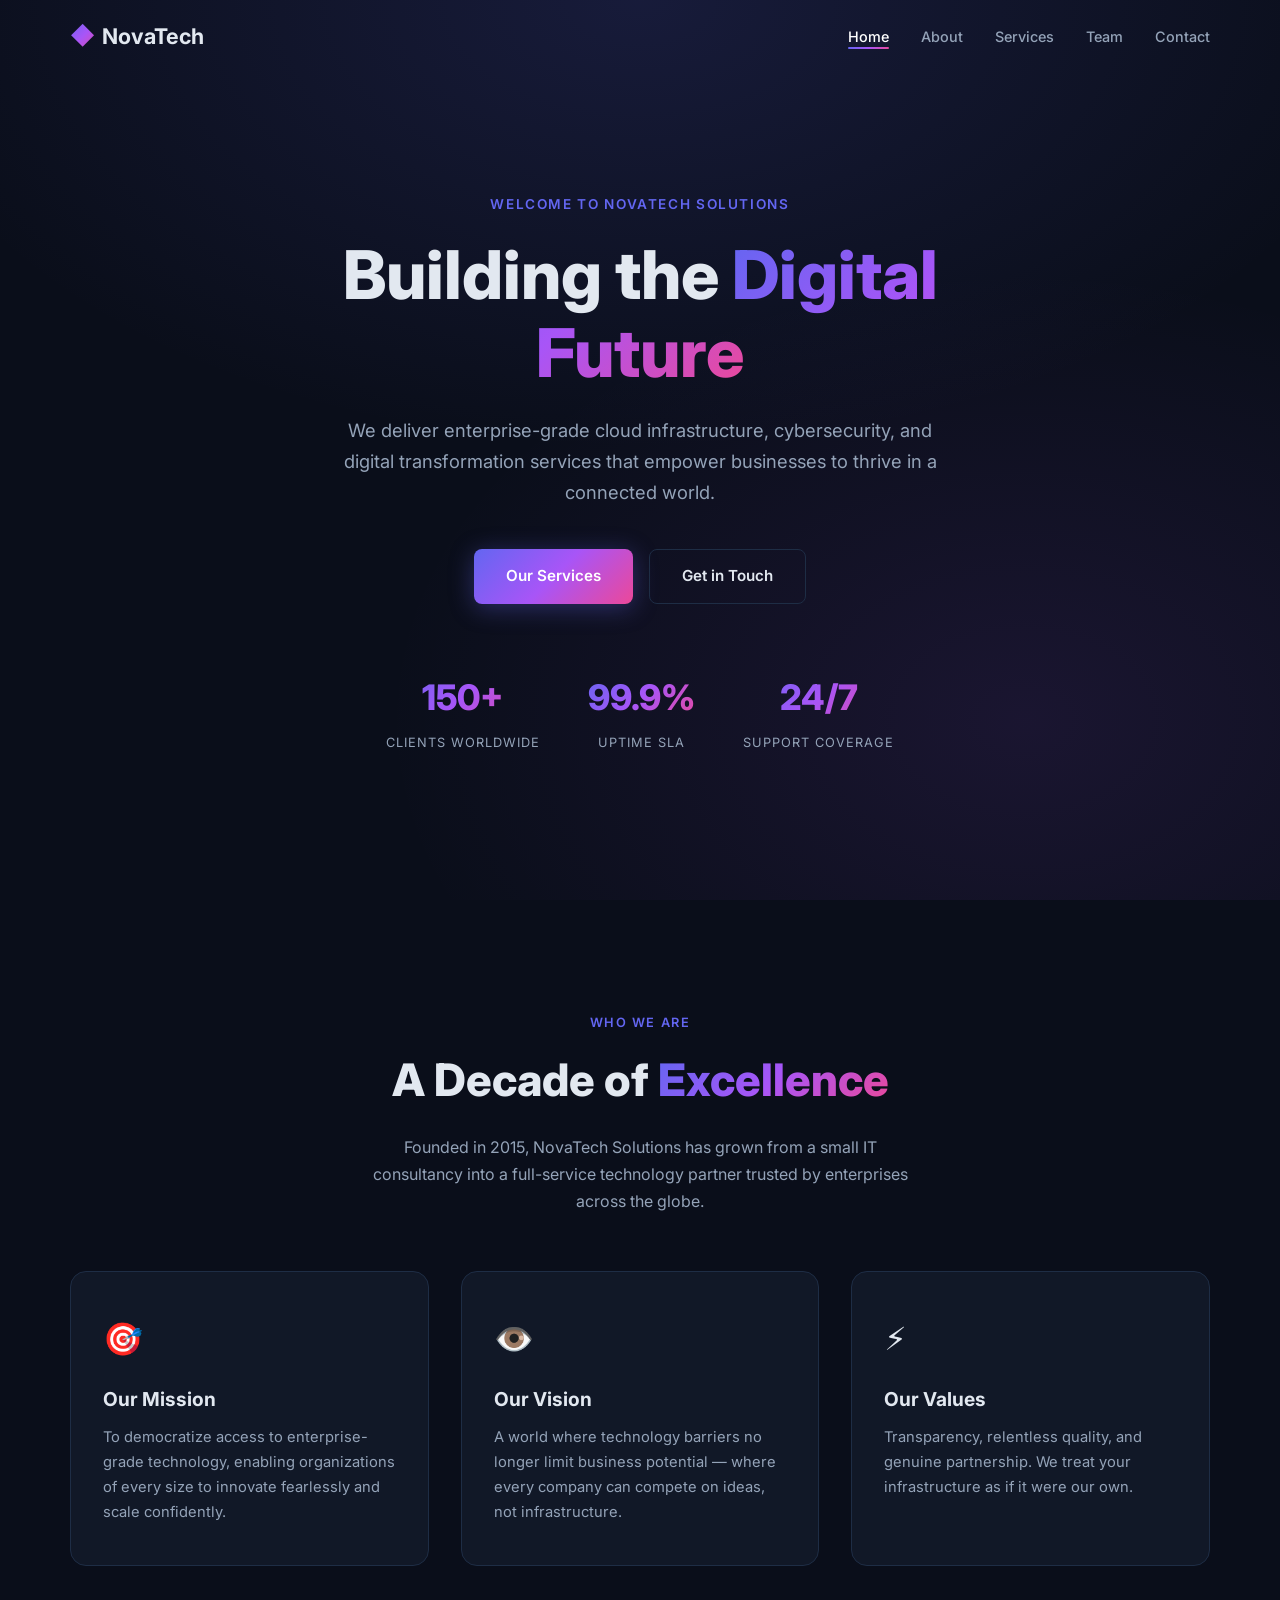
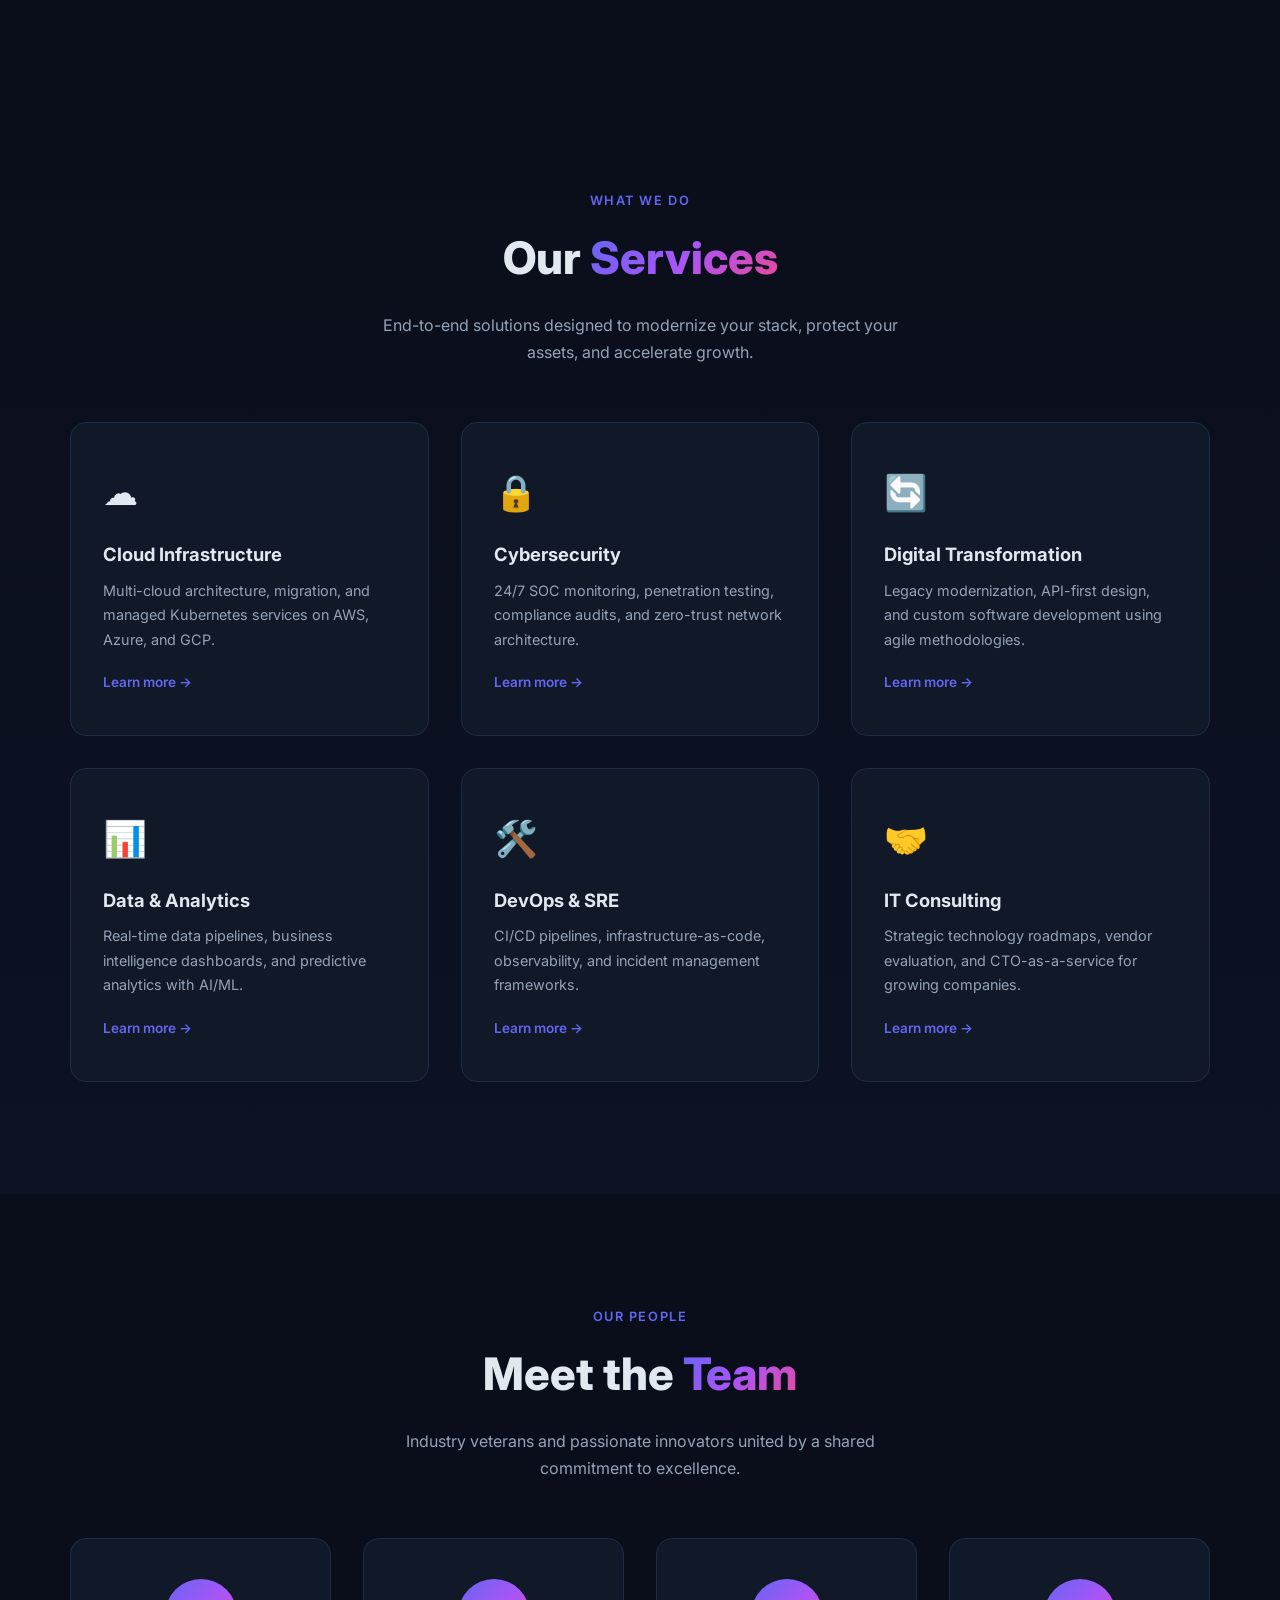
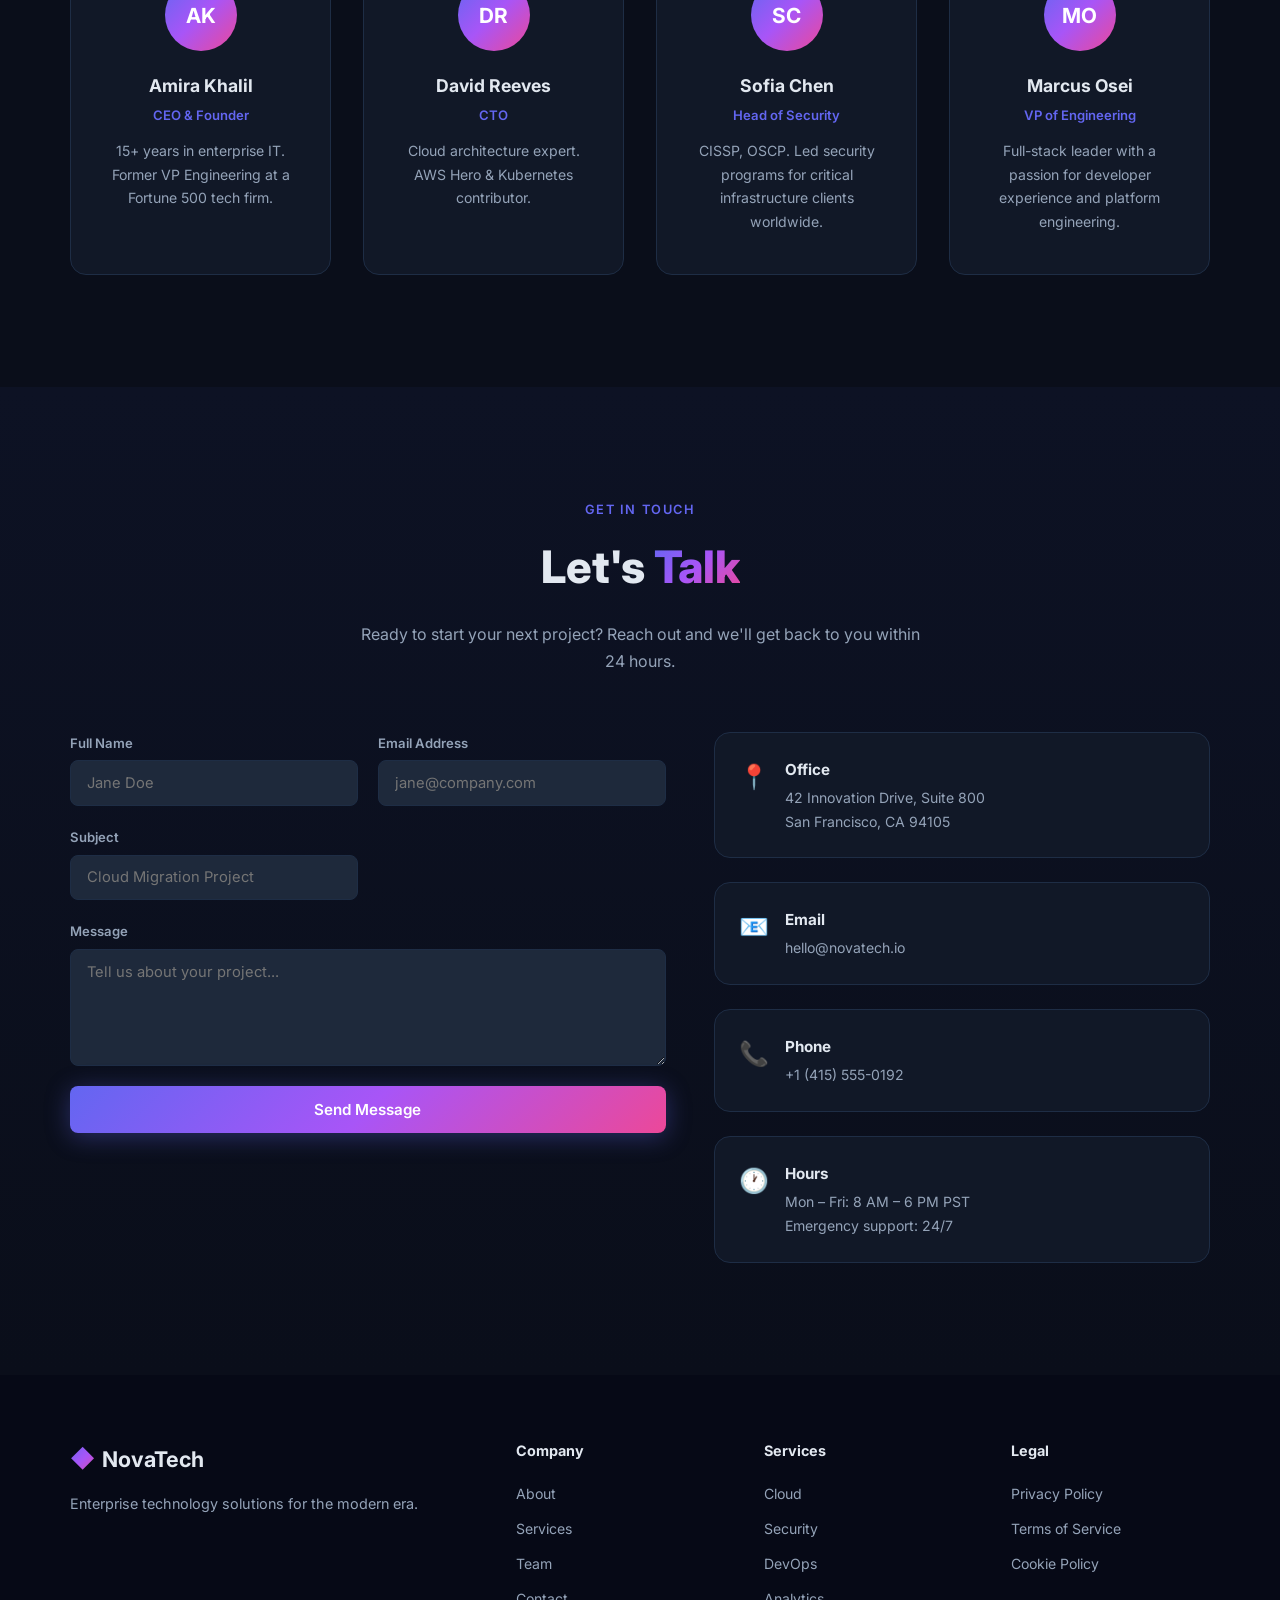
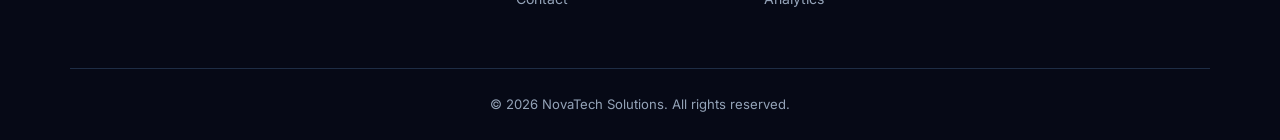
<file: testingWebEnv/site-content/index.html>
<!DOCTYPE html>
<html lang="en">
<head>
  <meta charset="UTF-8" />
  <meta name="viewport" content="width=device-width, initial-scale=1.0" />
  <title>NovaTech Solutions — Innovative Technology Services</title>
  <meta name="description" content="NovaTech Solutions provides cutting-edge cloud infrastructure, cybersecurity, and digital transformation services for modern enterprises." />
  <link rel="preconnect" href="https://fonts.googleapis.com" />
  <link rel="preconnect" href="https://fonts.gstatic.com" crossorigin />
  <link href="https://fonts.googleapis.com/css2?family=Inter:wght@300;400;500;600;700;800&display=swap" rel="stylesheet" />
  <link rel="stylesheet" href="styles.css" />
</head>
<body>

  <!-- ═══════════════ NAVBAR ═══════════════ -->
  <nav id="navbar">
    <div class="nav-container">
      <a href="#" class="logo">
        <span class="logo-icon">◆</span> NovaTech
      </a>
      <ul class="nav-links" id="navLinks">
        <li><a href="#home">Home</a></li>
        <li><a href="#about">About</a></li>
        <li><a href="#services">Services</a></li>
        <li><a href="#team">Team</a></li>
        <li><a href="#contact">Contact</a></li>
      </ul>
      <button class="nav-toggle" id="navToggle" aria-label="Toggle navigation">
        <span></span><span></span><span></span>
      </button>
    </div>
  </nav>

  <!-- ═══════════════ HERO ═══════════════ -->
  <header id="home" class="hero">
    <div class="hero-bg"></div>
    <div class="hero-content">
      <p class="hero-tag">Welcome to NovaTech Solutions</p>
      <h1>Building the <span class="gradient-text">Digital Future</span></h1>
      <p class="hero-subtitle">We deliver enterprise-grade cloud infrastructure, cybersecurity, and digital transformation services that empower businesses to thrive in a connected world.</p>
      <div class="hero-actions">
        <a href="#services" class="btn btn-primary">Our Services</a>
        <a href="#contact" class="btn btn-outline">Get in Touch</a>
      </div>
      <div class="hero-stats">
        <div class="stat" data-target="150" data-suffix="+">
          <span class="stat-number">0</span>
          <span class="stat-label">Clients Worldwide</span>
        </div>
        <div class="stat" data-target="99.9" data-suffix="%" data-decimal="true">
          <span class="stat-number">0</span>
          <span class="stat-label">Uptime SLA</span>
        </div>
        <div class="stat" data-target="24" data-suffix="/7">
          <span class="stat-number">0</span>
          <span class="stat-label">Support Coverage</span>
        </div>
      </div>
    </div>
  </header>

  <!-- ═══════════════ ABOUT ═══════════════ -->
  <section id="about" class="section about">
    <div class="container">
      <div class="section-header">
        <p class="section-tag">Who We Are</p>
        <h2>A Decade of <span class="gradient-text">Excellence</span></h2>
        <p class="section-desc">Founded in 2015, NovaTech Solutions has grown from a small IT consultancy into a full-service technology partner trusted by enterprises across the globe.</p>
      </div>
      <div class="about-grid">
        <div class="about-card reveal">
          <div class="about-icon">🎯</div>
          <h3>Our Mission</h3>
          <p>To democratize access to enterprise-grade technology, enabling organizations of every size to innovate fearlessly and scale confidently.</p>
        </div>
        <div class="about-card reveal">
          <div class="about-icon">👁️</div>
          <h3>Our Vision</h3>
          <p>A world where technology barriers no longer limit business potential — where every company can compete on ideas, not infrastructure.</p>
        </div>
        <div class="about-card reveal">
          <div class="about-icon">⚡</div>
          <h3>Our Values</h3>
          <p>Transparency, relentless quality, and genuine partnership. We treat your infrastructure as if it were our own.</p>
        </div>
      </div>
    </div>
  </section>

  <!-- ═══════════════ SERVICES ═══════════════ -->
  <section id="services" class="section services">
    <div class="container">
      <div class="section-header">
        <p class="section-tag">What We Do</p>
        <h2>Our <span class="gradient-text">Services</span></h2>
        <p class="section-desc">End-to-end solutions designed to modernize your stack, protect your assets, and accelerate growth.</p>
      </div>
      <div class="services-grid">
        <div class="service-card reveal">
          <div class="service-icon">☁️</div>
          <h3>Cloud Infrastructure</h3>
          <p>Multi-cloud architecture, migration, and managed Kubernetes services on AWS, Azure, and GCP.</p>
          <a href="#contact" class="service-link">Learn more →</a>
        </div>
        <div class="service-card reveal">
          <div class="service-icon">🔒</div>
          <h3>Cybersecurity</h3>
          <p>24/7 SOC monitoring, penetration testing, compliance audits, and zero-trust network architecture.</p>
          <a href="#contact" class="service-link">Learn more →</a>
        </div>
        <div class="service-card reveal">
          <div class="service-icon">🔄</div>
          <h3>Digital Transformation</h3>
          <p>Legacy modernization, API-first design, and custom software development using agile methodologies.</p>
          <a href="#contact" class="service-link">Learn more →</a>
        </div>
        <div class="service-card reveal">
          <div class="service-icon">📊</div>
          <h3>Data & Analytics</h3>
          <p>Real-time data pipelines, business intelligence dashboards, and predictive analytics with AI/ML.</p>
          <a href="#contact" class="service-link">Learn more →</a>
        </div>
        <div class="service-card reveal">
          <div class="service-icon">🛠️</div>
          <h3>DevOps & SRE</h3>
          <p>CI/CD pipelines, infrastructure-as-code, observability, and incident management frameworks.</p>
          <a href="#contact" class="service-link">Learn more →</a>
        </div>
        <div class="service-card reveal">
          <div class="service-icon">🤝</div>
          <h3>IT Consulting</h3>
          <p>Strategic technology roadmaps, vendor evaluation, and CTO-as-a-service for growing companies.</p>
          <a href="#contact" class="service-link">Learn more →</a>
        </div>
      </div>
    </div>
  </section>

  <!-- ═══════════════ TEAM ═══════════════ -->
  <section id="team" class="section team">
    <div class="container">
      <div class="section-header">
        <p class="section-tag">Our People</p>
        <h2>Meet the <span class="gradient-text">Team</span></h2>
        <p class="section-desc">Industry veterans and passionate innovators united by a shared commitment to excellence.</p>
      </div>
      <div class="team-grid">
        <div class="team-card reveal">
          <div class="team-avatar">AK</div>
          <h3>Amira Khalil</h3>
          <p class="team-role">CEO & Founder</p>
          <p class="team-bio">15+ years in enterprise IT. Former VP Engineering at a Fortune 500 tech firm.</p>
        </div>
        <div class="team-card reveal">
          <div class="team-avatar">DR</div>
          <h3>David Reeves</h3>
          <p class="team-role">CTO</p>
          <p class="team-bio">Cloud architecture expert. AWS Hero & Kubernetes contributor.</p>
        </div>
        <div class="team-card reveal">
          <div class="team-avatar">SC</div>
          <h3>Sofia Chen</h3>
          <p class="team-role">Head of Security</p>
          <p class="team-bio">CISSP, OSCP. Led security programs for critical infrastructure clients worldwide.</p>
        </div>
        <div class="team-card reveal">
          <div class="team-avatar">MO</div>
          <h3>Marcus Osei</h3>
          <p class="team-role">VP of Engineering</p>
          <p class="team-bio">Full-stack leader with a passion for developer experience and platform engineering.</p>
        </div>
      </div>
    </div>
  </section>

  <!-- ═══════════════ CONTACT ═══════════════ -->
  <section id="contact" class="section contact">
    <div class="container">
      <div class="section-header">
        <p class="section-tag">Get in Touch</p>
        <h2>Let's <span class="gradient-text">Talk</span></h2>
        <p class="section-desc">Ready to start your next project? Reach out and we'll get back to you within 24 hours.</p>
      </div>
      <div class="contact-grid">
        <form id="contactForm" class="contact-form reveal" novalidate>
          <div class="form-group">
            <label for="name">Full Name</label>
            <input type="text" id="name" name="name" placeholder="Jane Doe" required />
          </div>
          <div class="form-group">
            <label for="email">Email Address</label>
            <input type="email" id="email" name="email" placeholder="jane@company.com" required />
          </div>
          <div class="form-group">
            <label for="subject">Subject</label>
            <input type="text" id="subject" name="subject" placeholder="Cloud Migration Project" />
          </div>
          <div class="form-group full-width">
            <label for="message">Message</label>
            <textarea id="message" name="message" rows="5" placeholder="Tell us about your project..." required></textarea>
          </div>
          <button type="submit" class="btn btn-primary full-width" id="submitBtn">Send Message</button>
          <p class="form-status" id="formStatus"></p>
        </form>
        <div class="contact-info reveal">
          <div class="info-card">
            <span class="info-icon">📍</span>
            <div>
              <h4>Office</h4>
              <p>42 Innovation Drive, Suite 800<br />San Francisco, CA 94105</p>
            </div>
          </div>
          <div class="info-card">
            <span class="info-icon">📧</span>
            <div>
              <h4>Email</h4>
              <p>hello@novatech.io</p>
            </div>
          </div>
          <div class="info-card">
            <span class="info-icon">📞</span>
            <div>
              <h4>Phone</h4>
              <p>+1 (415) 555-0192</p>
            </div>
          </div>
          <div class="info-card">
            <span class="info-icon">🕐</span>
            <div>
              <h4>Hours</h4>
              <p>Mon – Fri: 8 AM – 6 PM PST<br />Emergency support: 24/7</p>
            </div>
          </div>
        </div>
      </div>
    </div>
  </section>

  <!-- ═══════════════ FOOTER ═══════════════ -->
  <footer class="footer">
    <div class="container footer-inner">
      <div class="footer-brand">
        <a href="#" class="logo"><span class="logo-icon">◆</span> NovaTech</a>
        <p>Enterprise technology solutions for the modern era.</p>
      </div>
      <div class="footer-links">
        <h4>Company</h4>
        <ul>
          <li><a href="#about">About</a></li>
          <li><a href="#services">Services</a></li>
          <li><a href="#team">Team</a></li>
          <li><a href="#contact">Contact</a></li>
        </ul>
      </div>
      <div class="footer-links">
        <h4>Services</h4>
        <ul>
          <li><a href="#services">Cloud</a></li>
          <li><a href="#services">Security</a></li>
          <li><a href="#services">DevOps</a></li>
          <li><a href="#services">Analytics</a></li>
        </ul>
      </div>
      <div class="footer-links">
        <h4>Legal</h4>
        <ul>
          <li><a href="#">Privacy Policy</a></li>
          <li><a href="#">Terms of Service</a></li>
          <li><a href="#">Cookie Policy</a></li>
        </ul>
      </div>
    </div>
    <div class="footer-bottom">
      <p>&copy; 2026 NovaTech Solutions. All rights reserved.</p>
    </div>
  </footer>

  <script src="script.js"></script>
</body>
</html>
</file>
<file: testingWebEnv/site-content/styles.css>
/* ═══════════════════════════════════════════
   NovaTech Solutions — Design System
   ═══════════════════════════════════════════ */

/* ── Reset & Variables ──────────────────── */
*,*::before,*::after{box-sizing:border-box;margin:0;padding:0}

:root{
  /* palette */
  --bg:        #0a0e1a;
  --bg-card:   #111827;
  --bg-card-hover: #1a2235;
  --surface:   #1e293b;
  --border:    #1e2d45;
  --text:      #e2e8f0;
  --text-muted:#94a3b8;
  --accent:    #6366f1;
  --accent-2:  #a855f7;
  --accent-glow:rgba(99,102,241,.35);
  --gradient:  linear-gradient(135deg,#6366f1,#a855f7,#ec4899);
  --white:     #ffffff;

  /* typo */
  --font: 'Inter', system-ui, -apple-system, sans-serif;

  /* spacing */
  --section-py: 7rem;
  --container:  1140px;
  --radius:     1rem;
  --radius-sm:  .5rem;

  /* transitions */
  --ease: cubic-bezier(.4,0,.2,1);
}

html{scroll-behavior:smooth;font-size:16px}
body{
  font-family:var(--font);
  background:var(--bg);
  color:var(--text);
  line-height:1.7;
  overflow-x:hidden;
}
a{color:inherit;text-decoration:none}
ul{list-style:none}
img{max-width:100%;display:block}

.container{
  width:min(var(--container),92%);
  margin-inline:auto;
}

/* ── Gradient text helper ───────────────── */
.gradient-text{
  background:var(--gradient);
  -webkit-background-clip:text;
  -webkit-text-fill-color:transparent;
  background-clip:text;
}

/* ── Buttons ────────────────────────────── */
.btn{
  display:inline-flex;align-items:center;justify-content:center;
  padding:.85rem 2rem;border-radius:var(--radius-sm);
  font-weight:600;font-size:.95rem;
  transition:all .3s var(--ease);
  cursor:pointer;border:none;font-family:var(--font);
}
.btn-primary{
  background:var(--gradient);color:var(--white);
  box-shadow:0 4px 24px var(--accent-glow);
}
.btn-primary:hover{transform:translateY(-2px);box-shadow:0 8px 32px var(--accent-glow)}
.btn-outline{
  border:1.5px solid var(--border);color:var(--text);background:transparent;
}
.btn-outline:hover{border-color:var(--accent);color:var(--accent)}

/* ═══════════════════════════════════════════
   NAVBAR
   ═══════════════════════════════════════════ */
#navbar{
  position:fixed;top:0;left:0;width:100%;z-index:1000;
  padding:1rem 0;
  transition:background .3s var(--ease), padding .3s var(--ease), box-shadow .3s var(--ease);
}
#navbar.scrolled{
  background:rgba(10,14,26,.92);
  backdrop-filter:blur(12px);
  padding:.7rem 0;
  box-shadow:0 1px 24px rgba(0,0,0,.4);
}
.nav-container{
  width:min(var(--container),92%);margin-inline:auto;
  display:flex;align-items:center;justify-content:space-between;
}
.logo{
  font-size:1.35rem;font-weight:700;display:flex;align-items:center;gap:.45rem;
}
.logo-icon{
  background:var(--gradient);-webkit-background-clip:text;-webkit-text-fill-color:transparent;
  background-clip:text;
  font-size:1.5rem;
}
.nav-links{
  display:flex;gap:2rem;
}
.nav-links a{
  font-size:.9rem;font-weight:500;color:var(--text-muted);
  transition:color .25s;
  position:relative;
}
.nav-links a::after{
  content:'';position:absolute;bottom:-4px;left:0;width:0;height:2px;
  background:var(--gradient);transition:width .3s var(--ease);border-radius:2px;
}
.nav-links a:hover,
.nav-links a.active{color:var(--white)}
.nav-links a:hover::after,
.nav-links a.active::after{width:100%}

/* hamburger */
.nav-toggle{
  display:none;flex-direction:column;gap:5px;
  background:none;border:none;cursor:pointer;padding:.25rem;
}
.nav-toggle span{width:24px;height:2px;background:var(--text);border-radius:2px;transition:all .3s}

/* ═══════════════════════════════════════════
   HERO
   ═══════════════════════════════════════════ */
.hero{
  position:relative;min-height:100vh;display:flex;align-items:center;justify-content:center;
  padding:8rem 0 5rem;overflow:hidden;
}
.hero-bg{
  position:absolute;inset:0;
  background:
    radial-gradient(ellipse 60% 50% at 50% 0%,rgba(99,102,241,.15),transparent),
    radial-gradient(ellipse 50% 50% at 80% 80%,rgba(168,85,247,.1),transparent);
  z-index:0;
}
.hero-content{position:relative;z-index:1;text-align:center;max-width:780px;margin-inline:auto;padding:0 1rem}
.hero-tag{
  font-size:.85rem;font-weight:600;letter-spacing:.12em;text-transform:uppercase;
  color:var(--accent);margin-bottom:1.25rem;
}
.hero h1{
  font-size:clamp(2.4rem,5.5vw,4.2rem);font-weight:800;line-height:1.15;margin-bottom:1.5rem;
}
.hero-subtitle{
  font-size:1.15rem;color:var(--text-muted);max-width:600px;margin-inline:auto;margin-bottom:2.5rem;
}
.hero-actions{display:flex;gap:1rem;justify-content:center;flex-wrap:wrap;margin-bottom:4rem}

/* stats */
.hero-stats{display:flex;justify-content:center;gap:3rem;flex-wrap:wrap}
.stat{text-align:center}
.stat-number{font-size:2.2rem;font-weight:800;display:block;background:var(--gradient);-webkit-background-clip:text;-webkit-text-fill-color:transparent;background-clip:text;}
.stat-label{font-size:.8rem;color:var(--text-muted);text-transform:uppercase;letter-spacing:.08em}

/* ═══════════════════════════════════════════
   SECTIONS shared
   ═══════════════════════════════════════════ */
.section{padding:var(--section-py) 0}
.section-header{text-align:center;margin-bottom:3.5rem}
.section-tag{
  font-size:.8rem;font-weight:600;letter-spacing:.12em;text-transform:uppercase;
  color:var(--accent);margin-bottom:.5rem;
}
.section-header h2{font-size:clamp(1.8rem,4vw,2.8rem);font-weight:800;margin-bottom:1rem}
.section-desc{color:var(--text-muted);max-width:560px;margin-inline:auto}

/* ── Reveal animation ──────────────────── */
.reveal{
  opacity:0;transform:translateY(40px);
  transition:opacity .7s var(--ease),transform .7s var(--ease);
}
.reveal.visible{opacity:1;transform:translateY(0)}

/* ═══════════════════════════════════════════
   ABOUT
   ═══════════════════════════════════════════ */
.about{background:var(--bg)}
.about-grid{display:grid;grid-template-columns:repeat(auto-fit,minmax(280px,1fr));gap:2rem}
.about-card{
  background:var(--bg-card);border:1px solid var(--border);border-radius:var(--radius);
  padding:2.5rem 2rem;transition:border-color .3s,transform .3s;
}
.about-card:hover{border-color:var(--accent);transform:translateY(-4px)}
.about-icon{font-size:2rem;margin-bottom:1rem}
.about-card h3{font-size:1.2rem;font-weight:700;margin-bottom:.6rem}
.about-card p{color:var(--text-muted);font-size:.92rem}

/* ═══════════════════════════════════════════
   SERVICES
   ═══════════════════════════════════════════ */
.services{background:linear-gradient(180deg,var(--bg),#0d1224)}
.services-grid{display:grid;grid-template-columns:repeat(auto-fit,minmax(300px,1fr));gap:2rem}
.service-card{
  background:var(--bg-card);border:1px solid var(--border);border-radius:var(--radius);
  padding:2.5rem 2rem;position:relative;overflow:hidden;
  transition:border-color .3s,transform .35s;
}
.service-card::before{
  content:'';position:absolute;inset:-1px;border-radius:inherit;
  background:var(--gradient);opacity:0;transition:opacity .4s;z-index:0;
}
.service-card:hover::before{opacity:1}
.service-card:hover{transform:translateY(-6px)}
.service-card>*{position:relative;z-index:1}
.service-card:hover>*{color:var(--white)}
.service-card::after{
  content:'';position:absolute;inset:1px;border-radius:calc(var(--radius) - 1px);
  background:var(--bg-card);z-index:0;
}
.service-card>*{position:relative;z-index:1}
.service-icon{font-size:2.2rem;margin-bottom:1rem;display:block}
.service-card h3{font-size:1.15rem;font-weight:700;margin-bottom:.5rem}
.service-card p{color:var(--text-muted);font-size:.9rem;margin-bottom:1rem}
.service-link{
  font-size:.85rem;font-weight:600;color:var(--accent);
  transition:gap .3s;display:inline-flex;align-items:center;gap:.25rem;
}
.service-link:hover{gap:.5rem}

/* ═══════════════════════════════════════════
   TEAM
   ═══════════════════════════════════════════ */
.team{background:var(--bg)}
.team-grid{display:grid;grid-template-columns:repeat(auto-fit,minmax(240px,1fr));gap:2rem}
.team-card{
  background:var(--bg-card);border:1px solid var(--border);border-radius:var(--radius);
  padding:2.5rem 2rem;text-align:center;transition:border-color .3s,transform .3s;
}
.team-card:hover{border-color:var(--accent);transform:translateY(-4px)}
.team-avatar{
  width:72px;height:72px;border-radius:50%;margin:0 auto 1.25rem;
  background:var(--gradient);display:flex;align-items:center;justify-content:center;
  font-size:1.3rem;font-weight:700;color:var(--white);
}
.team-card h3{font-size:1.1rem;font-weight:700;margin-bottom:.2rem}
.team-role{font-size:.82rem;color:var(--accent);font-weight:600;margin-bottom:.75rem}
.team-bio{font-size:.88rem;color:var(--text-muted)}

/* ═══════════════════════════════════════════
   CONTACT
   ═══════════════════════════════════════════ */
.contact{background:linear-gradient(180deg,#0d1224,var(--bg))}
.contact-grid{display:grid;grid-template-columns:1.2fr 1fr;gap:3rem;align-items:start}
.contact-form{
  display:grid;grid-template-columns:1fr 1fr;gap:1.25rem;
}
.form-group{display:flex;flex-direction:column;gap:.4rem}
.form-group.full-width,.full-width{grid-column:1/-1}
.form-group label{font-size:.82rem;font-weight:600;color:var(--text-muted)}
.form-group input,
.form-group textarea{
  background:var(--surface);border:1px solid var(--border);border-radius:var(--radius-sm);
  padding:.8rem 1rem;color:var(--text);font-family:var(--font);font-size:.92rem;
  transition:border-color .25s;outline:none;resize:vertical;
}
.form-group input:focus,
.form-group textarea:focus{border-color:var(--accent)}
.form-status{
  grid-column:1/-1;font-size:.85rem;min-height:1.2em;
  color:var(--accent);text-align:center;
}

.contact-info{display:flex;flex-direction:column;gap:1.5rem}
.info-card{
  display:flex;align-items:flex-start;gap:1rem;
  background:var(--bg-card);border:1px solid var(--border);border-radius:var(--radius);
  padding:1.5rem;transition:border-color .3s;
}
.info-card:hover{border-color:var(--accent)}
.info-icon{font-size:1.5rem;flex-shrink:0}
.info-card h4{font-weight:700;font-size:.95rem;margin-bottom:.2rem}
.info-card p{font-size:.88rem;color:var(--text-muted)}

/* ═══════════════════════════════════════════
   FOOTER
   ═══════════════════════════════════════════ */
.footer{
  background:#060916;padding:4rem 0 0;
}
.footer-inner{
  display:grid;grid-template-columns:2fr 1fr 1fr 1fr;gap:3rem;
  padding-bottom:3rem;border-bottom:1px solid var(--border);
}
.footer-brand p{color:var(--text-muted);font-size:.9rem;margin-top:.75rem}
.footer-links h4{font-weight:700;font-size:.9rem;margin-bottom:1rem}
.footer-links li{margin-bottom:.5rem}
.footer-links a{font-size:.88rem;color:var(--text-muted);transition:color .25s}
.footer-links a:hover{color:var(--accent)}
.footer-bottom{text-align:center;padding:1.5rem 0;font-size:.82rem;color:var(--text-muted)}

/* ═══════════════════════════════════════════
   RESPONSIVE
   ═══════════════════════════════════════════ */
@media(max-width:768px){
  .nav-links{
    position:fixed;top:0;right:-100%;width:70%;height:100vh;
    background:var(--bg-card);flex-direction:column;padding:5rem 2rem 2rem;
    gap:1.5rem;transition:right .4s var(--ease);
    box-shadow:-4px 0 30px rgba(0,0,0,.5);
  }
  .nav-links.open{right:0}
  .nav-toggle{display:flex}
  .nav-toggle.active span:nth-child(1){transform:translateY(7px) rotate(45deg)}
  .nav-toggle.active span:nth-child(2){opacity:0}
  .nav-toggle.active span:nth-child(3){transform:translateY(-7px) rotate(-45deg)}

  .hero h1{font-size:2rem}
  .hero-stats{gap:1.5rem}
  .contact-grid{grid-template-columns:1fr}
  .contact-form{grid-template-columns:1fr}
  .footer-inner{grid-template-columns:1fr 1fr;gap:2rem}
}
@media(max-width:480px){
  :root{--section-py:4rem}
  .hero{padding-top:6rem}
  .footer-inner{grid-template-columns:1fr}
}
</file>
